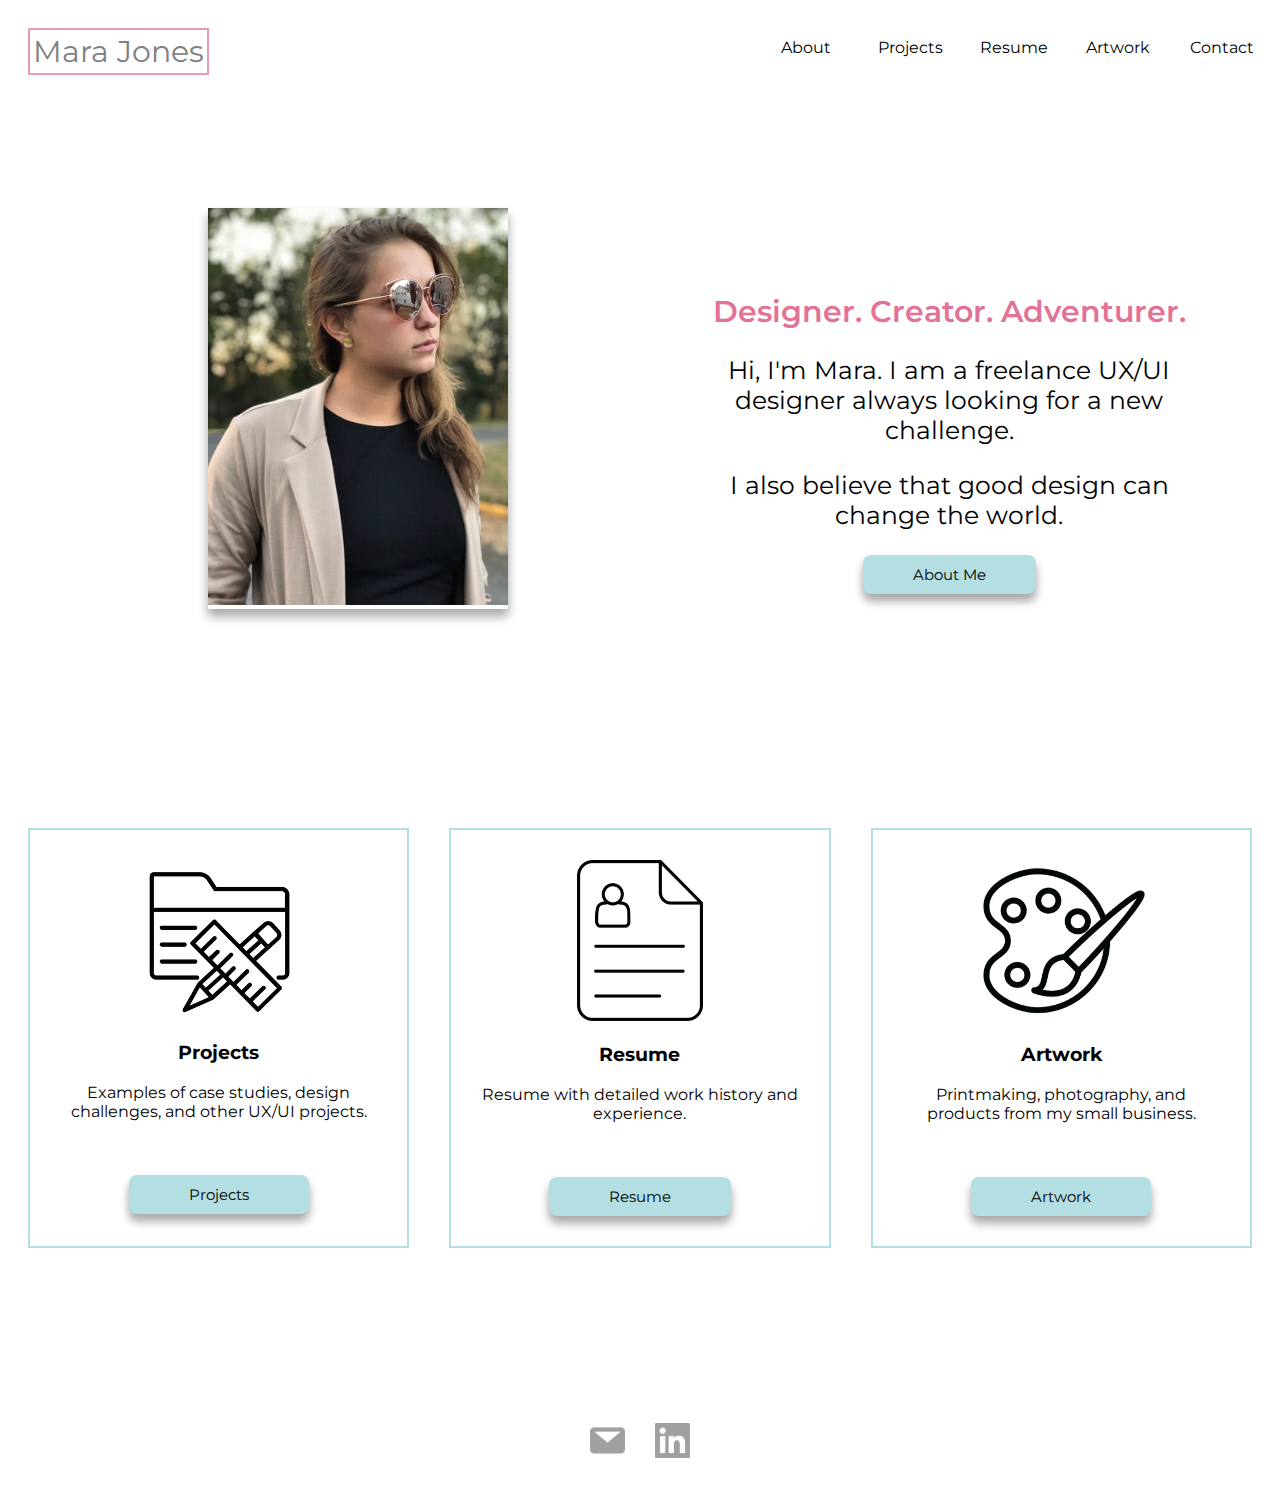
<file: index.html>
<!DOCTYPE html>
<html>
<head> 
    <title>Homepage</title>
    <link href="css/style.css" rel="stylesheet" type="text/css"/>
    <link rel="preconnect" href="https://fonts.gstatic.com">
    <link href="https://fonts.googleapis.com/css2?family=Montserrat:ital,wght@0,300;0,400;0,500;0,600;0,700;1,300;1,400;1,500;1,600;1,700&display=swap" rel="stylesheet">
</head>
<body> 
 <header class="navigation">
    <a href="index.html">
        <h1>Mara Jones</h1> 
    </a> 

    <nav>
    <div class="block_element">
        <a href="About.html"><div class="inline-block">About</div></a>
        <a href="Projects.html"><div class="inline-block">Projects</div></a>
        <a href="Resume.html"><div class="inline-block">Resume</div></a>
        <a href="Artwork.html"><div class="inline-block">Artwork</div></a>
        <a href="Contact.html"><div class="inline-block">Contact</div></a>
    </div>   
    </nav>
</header>

<section class="section">
    <div id="heroImg">
        <img src="images/Sassy.jpg" style="width:300px;height:auto">
    </div>
    <div id="heroTxt">
    <h2>Designer. Creator. Adventurer.</h2>
    <p>Hi, I'm Mara. I am a freelance UX/UI designer always looking for a new challenge.</p>
    <p>I also believe that good design can change the world.</p>
    <button class="button" id="aboutMe"><a href="About.html"> About Me</a></button>
    </div>
</section> 
   
<section class="section">
    <div class="row">
        <div class="column">
            <img src="images/Projects.png" alt="Projects" style="width: 50%">
            <h3>Projects</h3>
            <p>Examples of case studies, design challenges, and other UX/UI projects.</p></br></br>
            <button class="button" id="moreInfo"><a href="Projects.html">Projects</a></button>
        </div>
        <div class="column">
            <img src="images/resume.png" alt="Resume" style="width: 40%">
            <h3>Resume</h3>
            <p>Resume with detailed work history and experience.</p></br></br>
            <button class="button" id="moreInfo"><a href="Resume.html">Resume</a></button>
        </div>
        <div class="column">
            <img src="images/artwork.png" alt="Artwork" style="width: 55%">
            <h3>Artwork</h3>
            <p>Printmaking, photography, and products from my small business.</p></br></br>
            <button class="button" id="moreInfo"><a href="Artwork.html">Artwork</a></button>
        </div>  
    </div>

</section>

<footer class="footer"> 
    <div class= "row2">
        <div class="column1">
            <a href="mailto:mjones5956@gmail.com"><img src="images/email.png" class="icon"></a>
        </div>
        <div class="column1">
            <a href="https://www.linkedin.com/in/mara-jones"><img src="images/linked.png" class="icon"></a>
        </div>
    </div>
</footer>

</body>

<script src="js/index.js"></script>
</html>
</file>
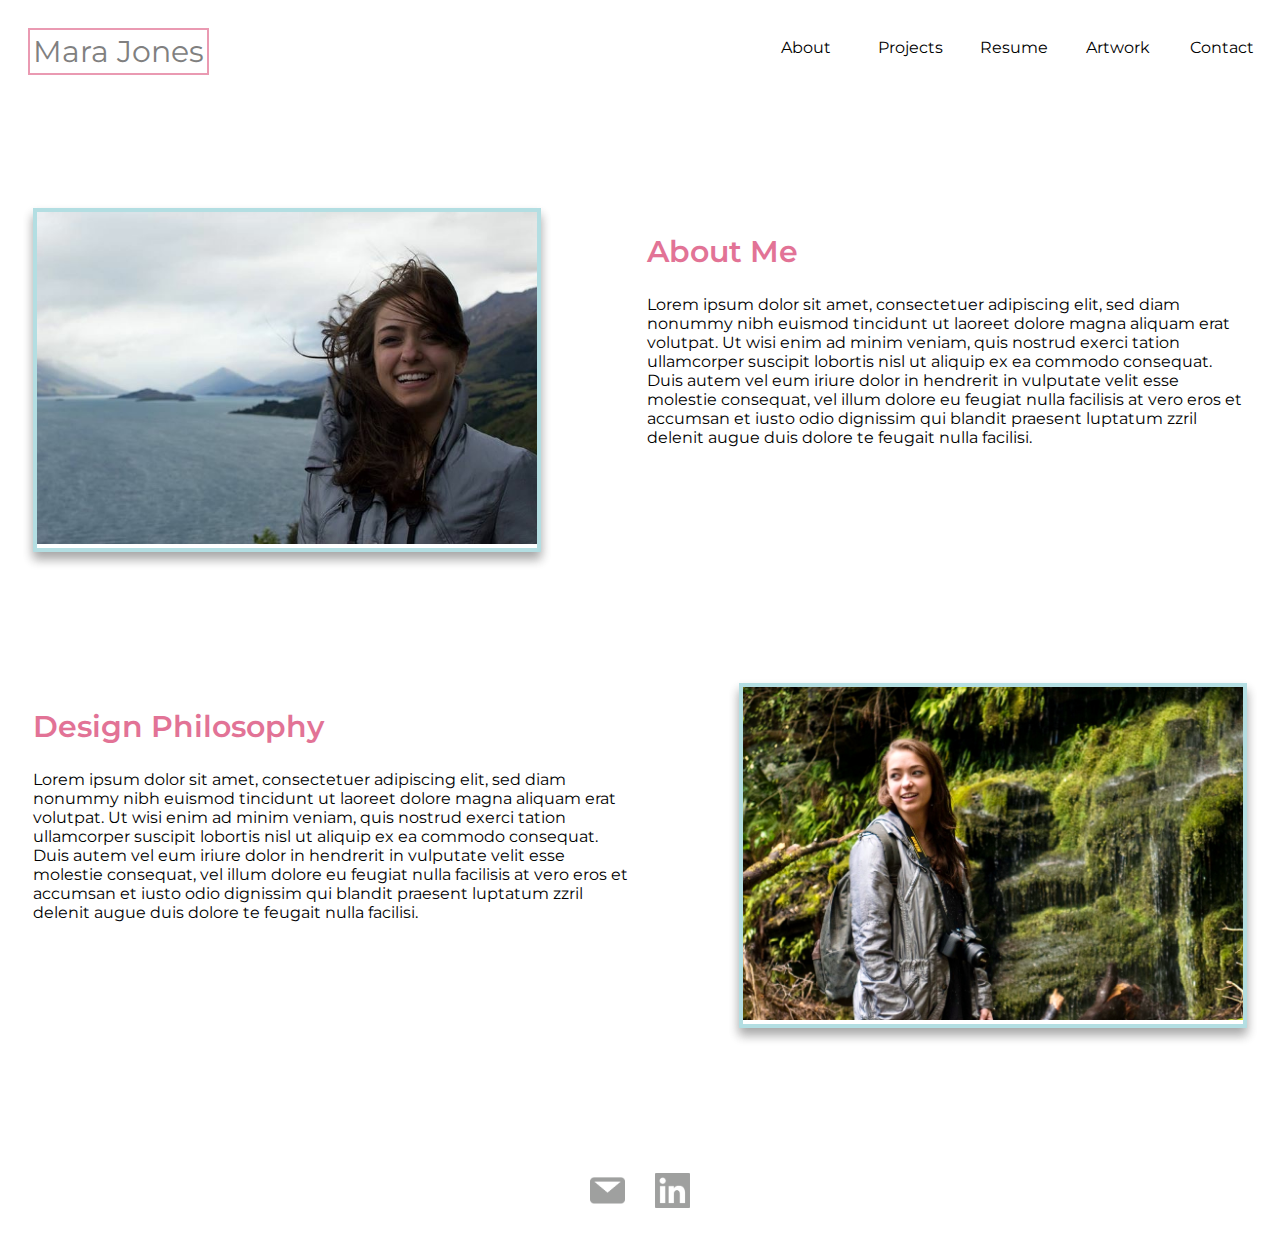
<file: About.html>
<!DOCTYPE html>
<html>
  <head>
        <title>About Me</title>
        <link href="css/style.css" rel="stylesheet" type="text/css"/>
        <link rel="preconnect" href="https://fonts.gstatic.com">
        <link href="https://fonts.googleapis.com/css2?family=Montserrat:ital,wght@0,300;0,400;0,500;0,600;0,700;1,300;1,400;1,500;1,600;1,700&display=swap" rel="stylesheet">
    </head>
<body>

  <header class="navigation">
    <a href="index.html">
        <h1>Mara Jones</h1> 
    </a> 

    <nav>
    <div class="block_element">
        <a href="About.html"><div class="inline-block">About</div></a>
        <a href="Projects.html"><div class="inline-block">Projects</div></a>
        <a href="Resume.html"><div class="inline-block">Resume</div></a>
        <a href="Artwork.html"><div class="inline-block">Artwork</div></a>
        <a href="Contact.html"><div class="inline-block">Contact</div></a>
    </div>   
    </nav>
</header>


<section class="section1">
  <div id="bioImg">
    <img src="images/Windy.JPG" style="width:500px;height:auto">
  </div>

  <div id="bioTxt">
    <h2>About Me</h2>
    <p>Lorem ipsum dolor sit amet, consectetuer adipiscing elit, sed diam nonummy nibh euismod tincidunt ut laoreet dolore magna aliquam erat volutpat. Ut wisi enim ad minim veniam, quis nostrud exerci tation ullamcorper suscipit lobortis nisl ut aliquip ex ea commodo consequat. Duis autem vel eum iriure dolor in hendrerit in vulputate velit esse molestie consequat, vel illum dolore eu feugiat nulla facilisis at vero eros et accumsan et iusto odio dignissim qui blandit praesent luptatum zzril delenit augue duis dolore te feugait nulla facilisi.
    </p>
  </div>
</section>

<section class="section1">
  <div id="philImg">
    <img src="images/FallingWater.jpg" style="width:500px;height:auto">
  </div>

  <div id="philTxt">
    <h2>Design Philosophy</h2>
    <p>Lorem ipsum dolor sit amet, consectetuer adipiscing elit, sed diam nonummy nibh euismod tincidunt ut laoreet dolore magna aliquam erat volutpat. Ut wisi enim ad minim veniam, quis nostrud exerci tation ullamcorper suscipit lobortis nisl ut aliquip ex ea commodo consequat. Duis autem vel eum iriure dolor in hendrerit in vulputate velit esse molestie consequat, vel illum dolore eu feugiat nulla facilisis at vero eros et accumsan et iusto odio dignissim qui blandit praesent luptatum zzril delenit augue duis dolore te feugait nulla facilisi.
    </p>
  </div>
</section>

<footer class="footer"> 
  <div class= "row2">
      <div class="column1">
          <a href="mailto:mjones5956@gmail.com"><img src="images/email.png" class="icon"></a>
      </div>
      <div class="column1">
          <a href="https://www.linkedin.com/in/mara-jones"><img src="images/linked.png" class="icon"></a>
      </div>
  </div>
</footer>


</body> 
<script src="js/index.js"></script>
</html>
</file>
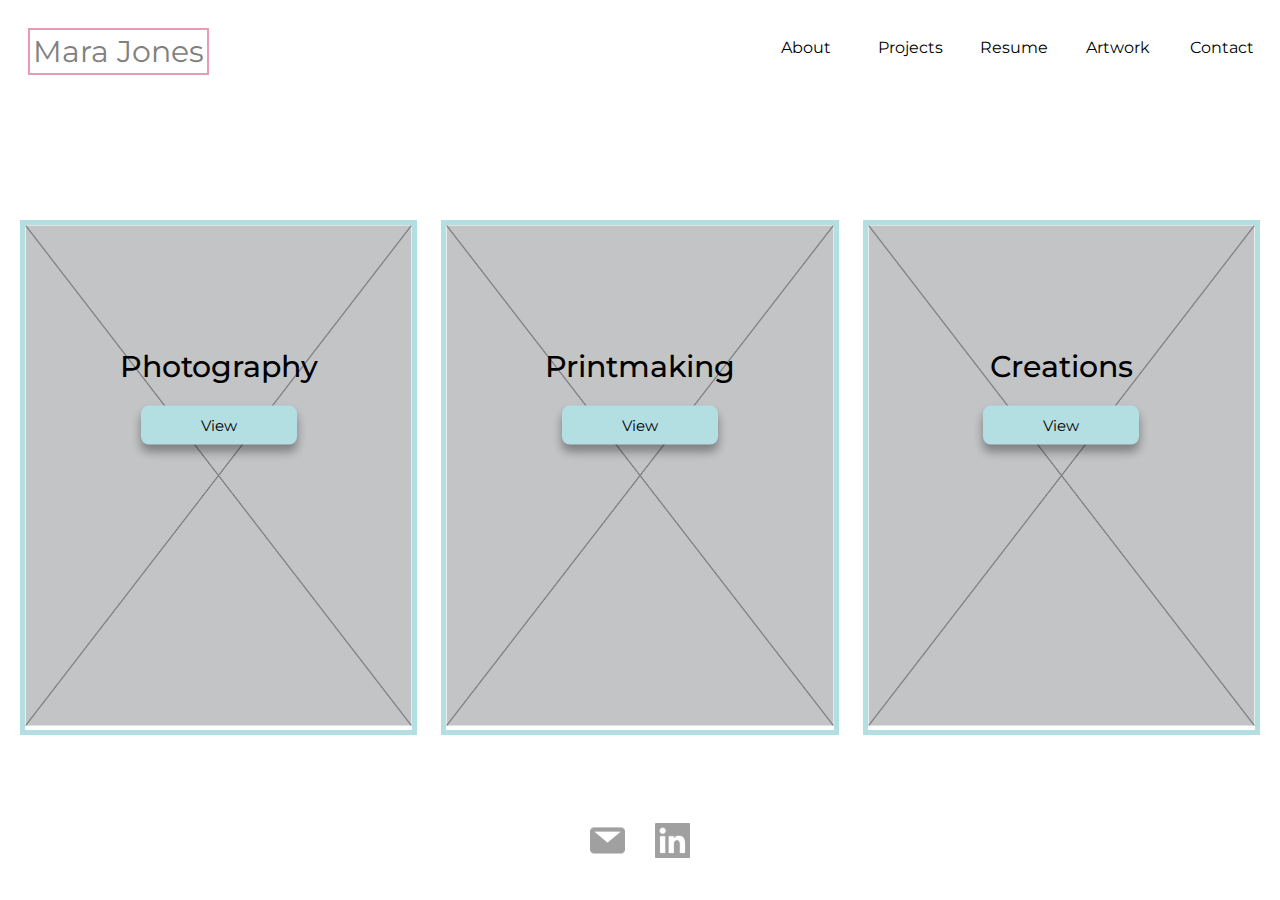
<file: Artwork.html>
<!DOCTYPE html>
<html>
  <head>
     <title>Artwork</title>
     <link href="css/style.css" rel="stylesheet" type="text/css"/>
     <link rel="preconnect" href="https://fonts.gstatic.com">
    <link href="https://fonts.googleapis.com/css2?family=Montserrat:ital,wght@0,300;0,400;0,500;0,600;0,700;1,300;1,400;1,500;1,600;1,700&display=swap" rel="stylesheet">
    </head>
    <body>
      <header class="navigation">
        <a href="index.html">
            <h1>Mara Jones</h1> 
        </a> 
    
        <nav>
        <div class="block_element">
            <a href="About.html"><div class="inline-block">About</div></a>
            <a href="Projects.html"><div class="inline-block">Projects</div></a>
            <a href="Resume.html"><div class="inline-block">Resume</div></a>
            <a href="Artwork.html"><div class="inline-block">Artwork</div></a>
            <a href="Contact.html"><div class="inline-block">Contact</div></a>
        </div>   
        </nav>
    </header>

    <section class="section">
      <div class="rowTall">
    
        <div class="columnTall">
          <div class="position">
            <h4>Photography</h4></br>
            <button class="button" id="view">View</button>
          </div>
          <img src="images/image.png" style="width:100%" >
        
        </div>
    
        <div class="columnTall">
          <div class="position">
            <h4>Printmaking</h4></br>
            <button class="button" id="view">View</button>
          </div>
          <img src="images/image.png"style="width:100%">
        </div>
    
        <div class="columnTall">
          <div class="position">
            <h4>Creations</h4></br>
            <button class="button" id="view">View</button>
          </div>
          <img src="images/image.png"style="width:100%" >
        </div>
      </div>
    </section>

    <footer class="footer"> 
      <div class= "row2">
          <div class="column1">
              <a href="mailto:mjones5956@gmail.com"><img src="images/email.png" class="icon"></a>
          </div>
          <div class="column1">
              <a href="https://www.linkedin.com/in/mara-jones"><img src="images/linked.png" class="icon"></a>
          </div>
      </div>
  </footer>
    </body>

    <script src="js/index.js"></script>
</html>
</file>
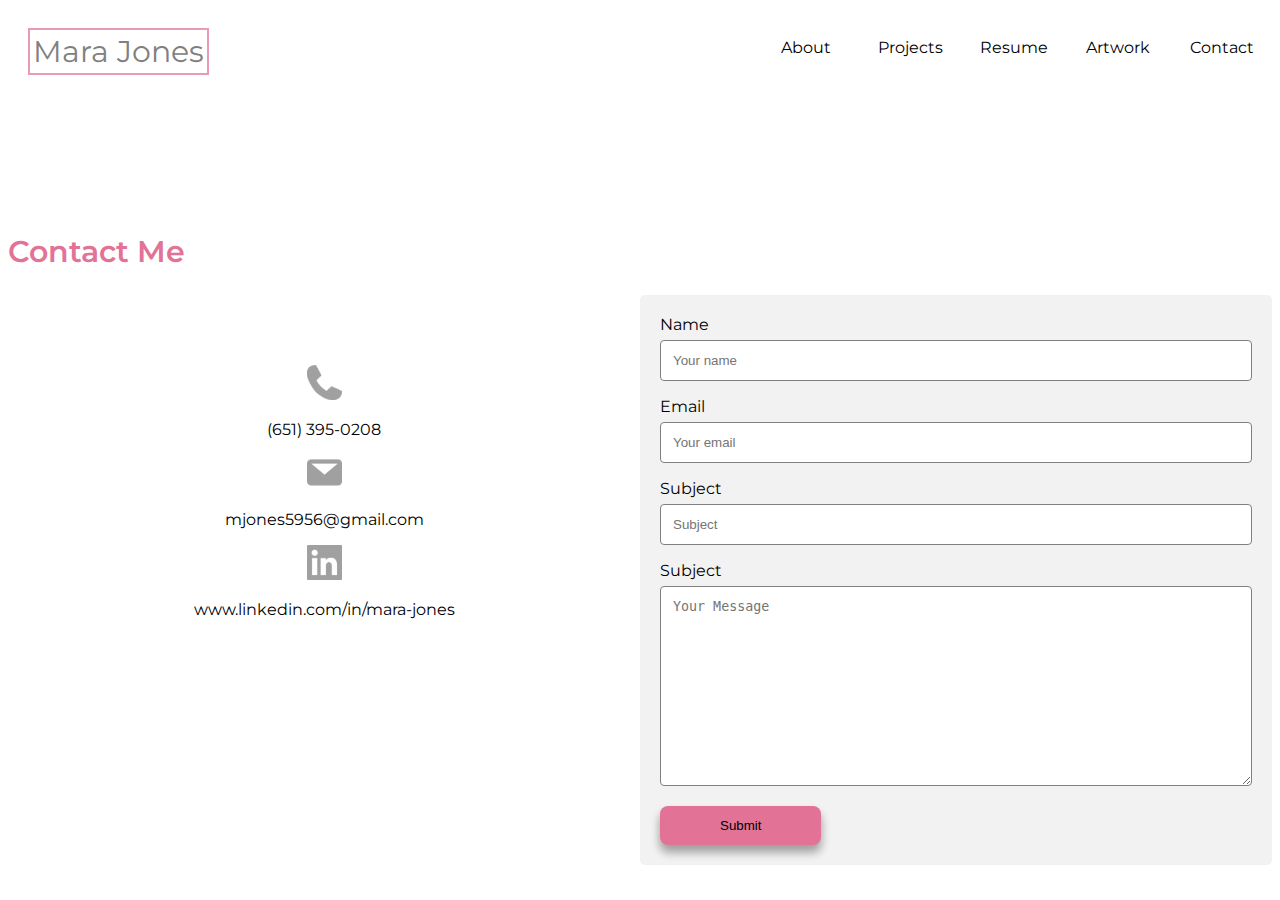
<file: Contact.html>
<!DOCTYPE html>
<html>
  <head>
     <title>Contact</title>
     <link href="css/style.css" rel="stylesheet" type="text/css"/>
     <link rel="preconnect" href="https://fonts.gstatic.com">
    <link href="https://fonts.googleapis.com/css2?family=Montserrat:ital,wght@0,300;0,400;0,500;0,600;0,700;1,300;1,400;1,500;1,600;1,700&display=swap" rel="stylesheet">
    </head>
  <body>
    <header class="navigation">
      <a href="index.html">
          <h1>Mara Jones</h1> 
      </a> 
  
      <nav>
      <div class="block_element">
          <a href="About.html"><div class="inline-block">About</div></a>
          <a href="Projects.html"><div class="inline-block">Projects</div></a>
          <a href="Resume.html"><div class="inline-block">Resume</div></a>
          <a href="Artwork.html"><div class="inline-block">Artwork</div></a>
          <a href="Contact.html"><div class="inline-block">Contact</div></a>
      </div>   
      </nav>
  </header>
  <section>
    <h2>Contact Me</h2>
  </section>

  <section class="section">
    <div class="contact">
      <div class="info">
        <img src="images/phone.png" class="icon">
        <p> (651) 395-0208</p>
        <img src="images/email.png" class="icon">
        <p>mjones5956@gmail.com</p>
        <img src="images/linked.png" class="icon">
        <p>www.linkedin.com/in/mara-jones</p>
      </div>
      <div class="container">
        <form action="action_page.php">
      
          <label for="name">Name</label>
          <input type="text" id="name" name="firstname" placeholder="Your name">
      
          <label for="email">Email</label>
          <input type="text" id="email" name="email" placeholder="Your email">
  
          <label for="subject">Subject</label>
          <input type="text" id="subject" name="subject" placeholder="Subject">
         
      
          <label for="message">Subject</label>
          <textarea id="message" name="messge" placeholder="Your Message" style="height:200px"></textarea>
      
          <input type="submit" value="Submit">
      
        </form>
      </div>
  </div>
  </section>

  </body>
  <script src="js/index.js"></script>
</html>
</file>
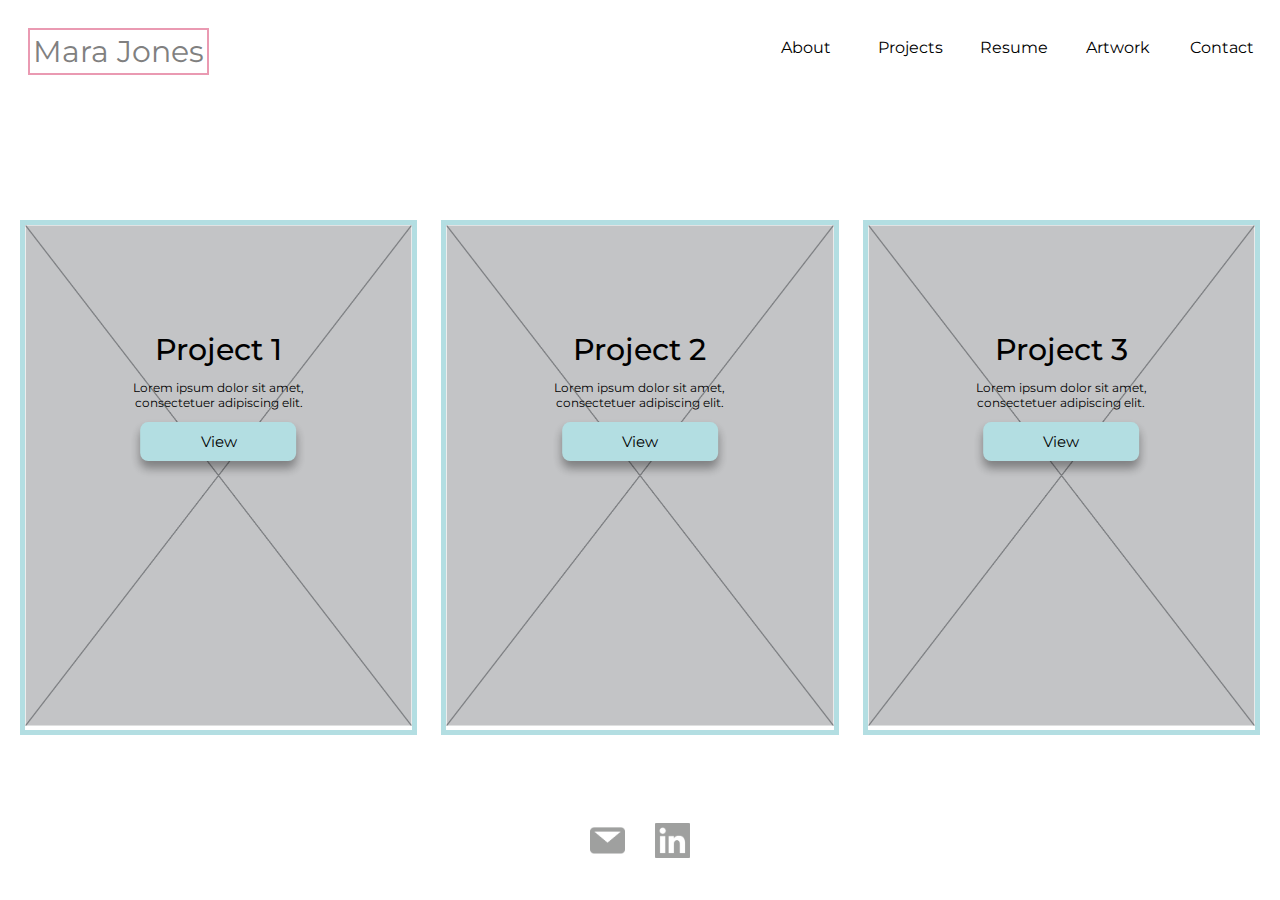
<file: Projects.html>
<!DOCTYPE html>
<html>
  <head>
     <title>Projects</title>
     <link href="css/style.css" rel="stylesheet" type="text/css"/>
     <link rel="preconnect" href="https://fonts.gstatic.com">
    <link href="https://fonts.googleapis.com/css2?family=Montserrat:ital,wght@0,300;0,400;0,500;0,600;0,700;1,300;1,400;1,500;1,600;1,700&display=swap" rel="stylesheet">
    </head>
<body>
  <header class="navigation">
    <a href="index.html">
        <h1>Mara Jones</h1> 
    </a> 

    <nav>
    <div class="block_element">
        <a href="About.html"><div class="inline-block">About</div></a>
        <a href="Projects.html"><div class="inline-block">Projects</div></a>
        <a href="Resume.html"><div class="inline-block">Resume</div></a>
        <a href="Artwork.html"><div class="inline-block">Artwork</div></a>
        <a href="Contact.html"><div class="inline-block">Contact</div></a>
    </div>   
    </nav>
</header>

<section class="section">
  <div class="rowTall">

    <div class="columnTall">
      <div class="position">
        <h4>Project 1</h4>
        <p>Lorem ipsum dolor sit amet, consectetuer adipiscing elit.</p>
        <button class="button" id="view">View</button>
      </div>
      <img src="images/image.png" style="width:100%" >
    
    </div>

    <div class="columnTall">
      <div class="position">
        <h4>Project 2</h4>
        <p>Lorem ipsum dolor sit amet, consectetuer adipiscing elit.</p>
        <button class="button" id="view">View</button>
      </div>
      <img src="images/image.png"style="width:100%">
    </div>

    <div class="columnTall">
      <div class="position">
        <h4>Project 3</h4>
        <p>Lorem ipsum dolor sit amet, consectetuer adipiscing elit.</p>
        <button class="button" id="view">View</button>
      </div>
      <img src="images/image.png"style="width:100%" >
    </div>
  </div>
</section>

<footer class="footer"> 
  <div class= "row2">
      <div class="column1">
          <a href="mailto:mjones5956@gmail.com"><img src="images/email.png" class="icon"></a>
          
      </div>
      <div class="column1">
          <a href="https://www.linkedin.com/in/mara-jones"><img src="images/linked.png" class="icon"></a>
      </div>
  </div>
</footer>
</body>
<script src="js/index.js"></script>

</html>
</file>
<file: css/style.css>
html{
  font-family: Montserrat;

}
.navigation{
  height: 200px;
}
.section{
  height: 500px;
  margin-bottom: 100px;
  /* box-shadow: 0 0 10px 0 rgba(0,0,0,0.2), 0 6px 10px 0 rgba(0,0,0,0.19); */
}
.section1{
  height:400px;
  margin-bottom:75px;
}

h1{ 
    text-align: left;
    color: gray;
    font-size: 30px;
    float: left;
    margin-left: 20px;
    font-weight: 400;
    padding: 3px 3px;
    border: 2px solid  #EA9AB2;
}
nav {
    height: 50px;
    float: right;
    padding-top: 15px;
    text-align: right;
    text-decoration: none;
  }

  a{
    text-decoration: none;
    color: black;
  }

  a:visited {
    color: black;
  }

  .inline-block {
    padding: 15px;
    width: 70px;
    display: inline-block;
    text-align: center;
  }

  .inline-block:hover {
    background-color: #EAF2D7;
  }

#heroImg{
  float:left;
  margin-left: 200px;
  box-shadow: 0 8px 10px 0 rgba(0,0,0,0.2), 0 6px 10px 0 rgba(0,0,0,0.19);
  /* outline: 1px solid red; */
}

#heroTxt{
  float: right;
  font-size: 25px;
  text-align: center;
  margin-top: 60px;
  margin-right: 70px;
  /* outline: 1px solid red; */
  width: 40%;
  align-items: center;
}

h2{
  font-weight: 600;
  font-size: 30px;
  color: #E27396;
}
.button{
  background-color: #B3DEE2;
  font-family: Montserrat;
  border: none;
  /* border: 2px solid #707070; */
  text-align: center;
  display: inline-block;
  box-shadow: 0 8px 10px 0 rgba(0,0,0,0.2), 0 6px 10px 0 rgba(0,0,0,0.19);
  border-radius: 8px;
}

.button:hover{
  background-color: #EA9AB2;
}

#aboutMe{
  font-size: 15px;
  padding: 10px 50px;

}

#moreInfo{
  font-size: 15px;
  padding: 10px 60px;
}

.row{
  display: flex;
}

.column{
  flex: 33.33%;
  padding: 30px;
  text-align: center;
  margin: 20px;
  border: 2px solid #B3DEE2;
}

footer{
  display: block;
}

.icon{
  width: 35px;
  height: auto;
}

.row2{
  display: flex;
  justify-content: center;
  align-items: center;
}

.column1{
  padding: 15px;
}

/*About CSS*/
#bioImg{
  float: left;
  margin-left: 25px;
  box-shadow: 0 8px 10px 0 rgba(0,0,0,0.2), 0 6px 10px 0 rgba(0,0,0,0.19);
  border: 4px solid #B3DEE2;
}

#bioTxt{
  float: right;
  width: 600px;
  margin-right: 25px;
  
}
#philTxt{
  float: left;
  width: 600px;
  margin-left:25px;
}
#philImg{
  float: right;
  margin-right: 25px;
  box-shadow: 0 8px 10px 0 rgba(0,0,0,0.2), 0 6px 10px 0 rgba(0,0,0,0.19);
  border: 4px solid #B3DEE2;
}

/*Projects CSS*/
.rowTall{
  display: flex;
}
.columnTall{
  flex: 25%;
  margin: 12px;
  border: 5px solid #B3DEE2;
  position: relative;
  text-align: center;
}

h4{
  font-weight: 500;
  font-size: 30px;
  margin-bottom: 6px;
}

.position{
  position: absolute;
  top:30%;
  left:50%;
  transform: translate(-50%, -50%);
  font-size: 12px;
}

#view{
  font-size: 15px;
  padding: 10px 60px;
}

/* Contact CSS*/
.contact{
  display:flex;

}
input[type=text], select, textarea{
  width: 100%;
  padding: 12px;
  border: 1px solid gray;
  border-radius: 4px;
  box-sizing: border-box;
  margin-top: 6px;
  margin-bottom: 16px;
  resize: vertical;

}

input[type=submit] {
  background-color: #E27396;
  color: black;
  padding: 12px 60px;
  border: none;
  border-radius: 8px;
  cursor: pointer;
  box-shadow: 0 8px 10px 0 rgba(0,0,0,0.2), 0 6px 10px 0 rgba(0,0,0,0.19);

}

.container{
  border-radius: 5px;
  background-color: #f2f2f2;
  padding: 20px;
  flex: 45%;
  justify-content: flex-end;
}

.info{
  flex: 45%;
  text-align:center;
  padding: 20px;
  margin-top: 50px;

}
</file>
